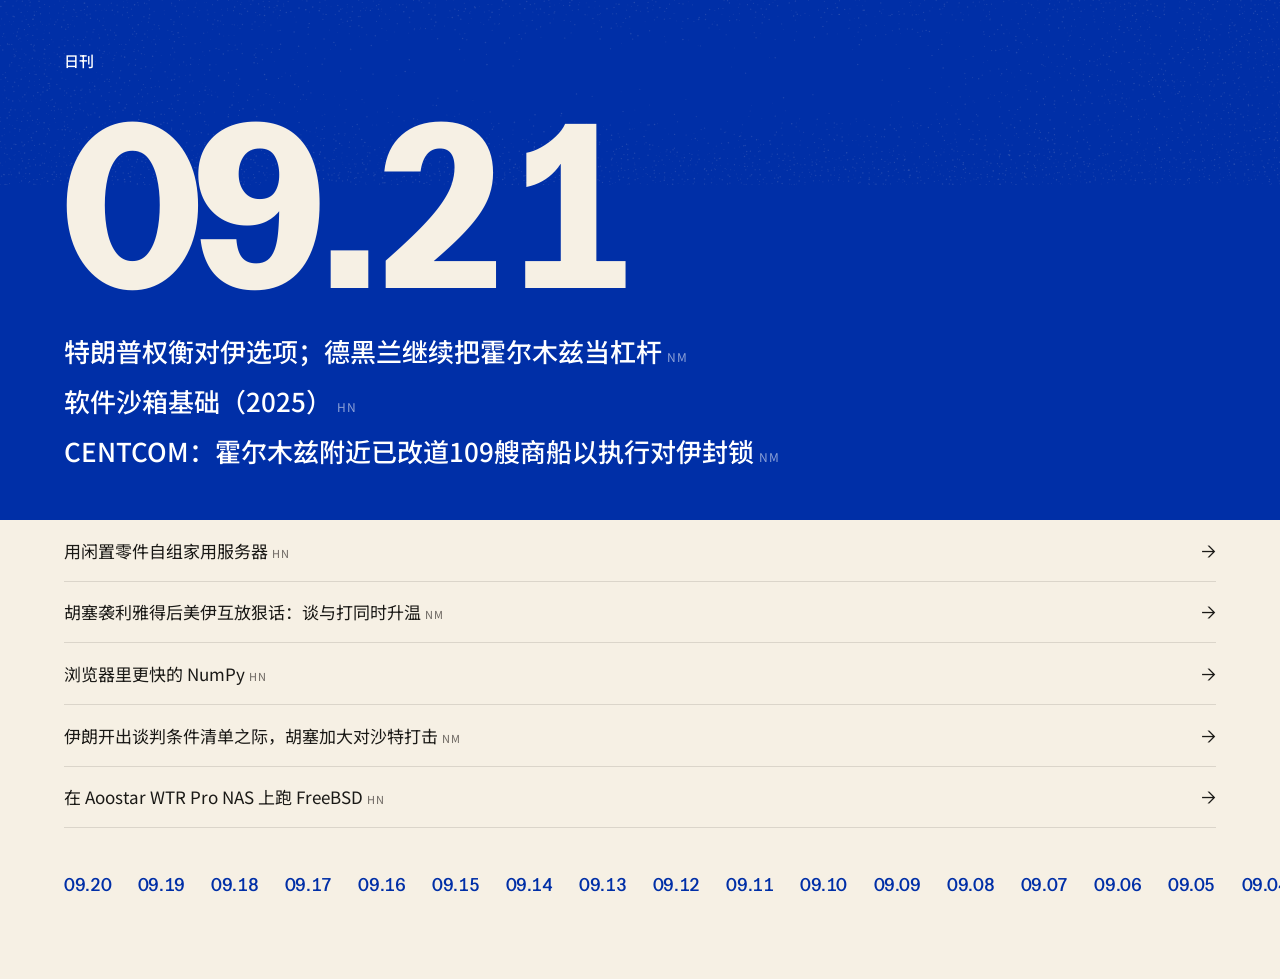
<file: index.html>
<!DOCTYPE html>
<html lang="zh-CN">
<head>
  <meta charset="utf-8">
  <meta name="viewport" content="width=device-width, initial-scale=1">
  <title>日刊</title>
  <meta name="description" content="日刊 · 今日速递">
  <meta name="color-scheme" content="only light">
  <meta name="theme-color" content="#002FA7">
  <link rel="icon" href="favicon.svg" type="image/svg+xml">
  <link rel="preconnect" href="https://fonts.googleapis.com">
  <link rel="preconnect" href="https://fonts.gstatic.com" crossorigin>
  <link href="https://fonts.googleapis.com/css2?family=Instrument+Sans:wght@500;700;800;900&amp;family=Inter+Tight:wght@800;900&amp;family=Noto+Sans+SC:wght@400;500;600&amp;display=swap" rel="stylesheet">
  <link rel="stylesheet" href="css/home.css">
</head>
<body data-page="home">
  <a class="skip" href="#main">跳到正文</a>
  <header class="hero">
    <canvas class="hero__stipple" id="hero-stipple" aria-hidden="true"></canvas>
    <div class="hero__inner">
      <h1 class="brand">日刊</h1>
      <p class="hero__date" id="hero-date"></p>
      <ol class="hero__heads" id="hero-heads"></ol>
    </div>
  </header>
  <main id="main" class="sheet">
    <div id="digest"><p class="empty">载入中…</p></div>
    <nav class="archive" id="editions" aria-label="往期"></nav>
  </main>
  <script src="js/stipple.js"></script>
  <script src="js/site.js"></script>
</body>
</html>
</file>
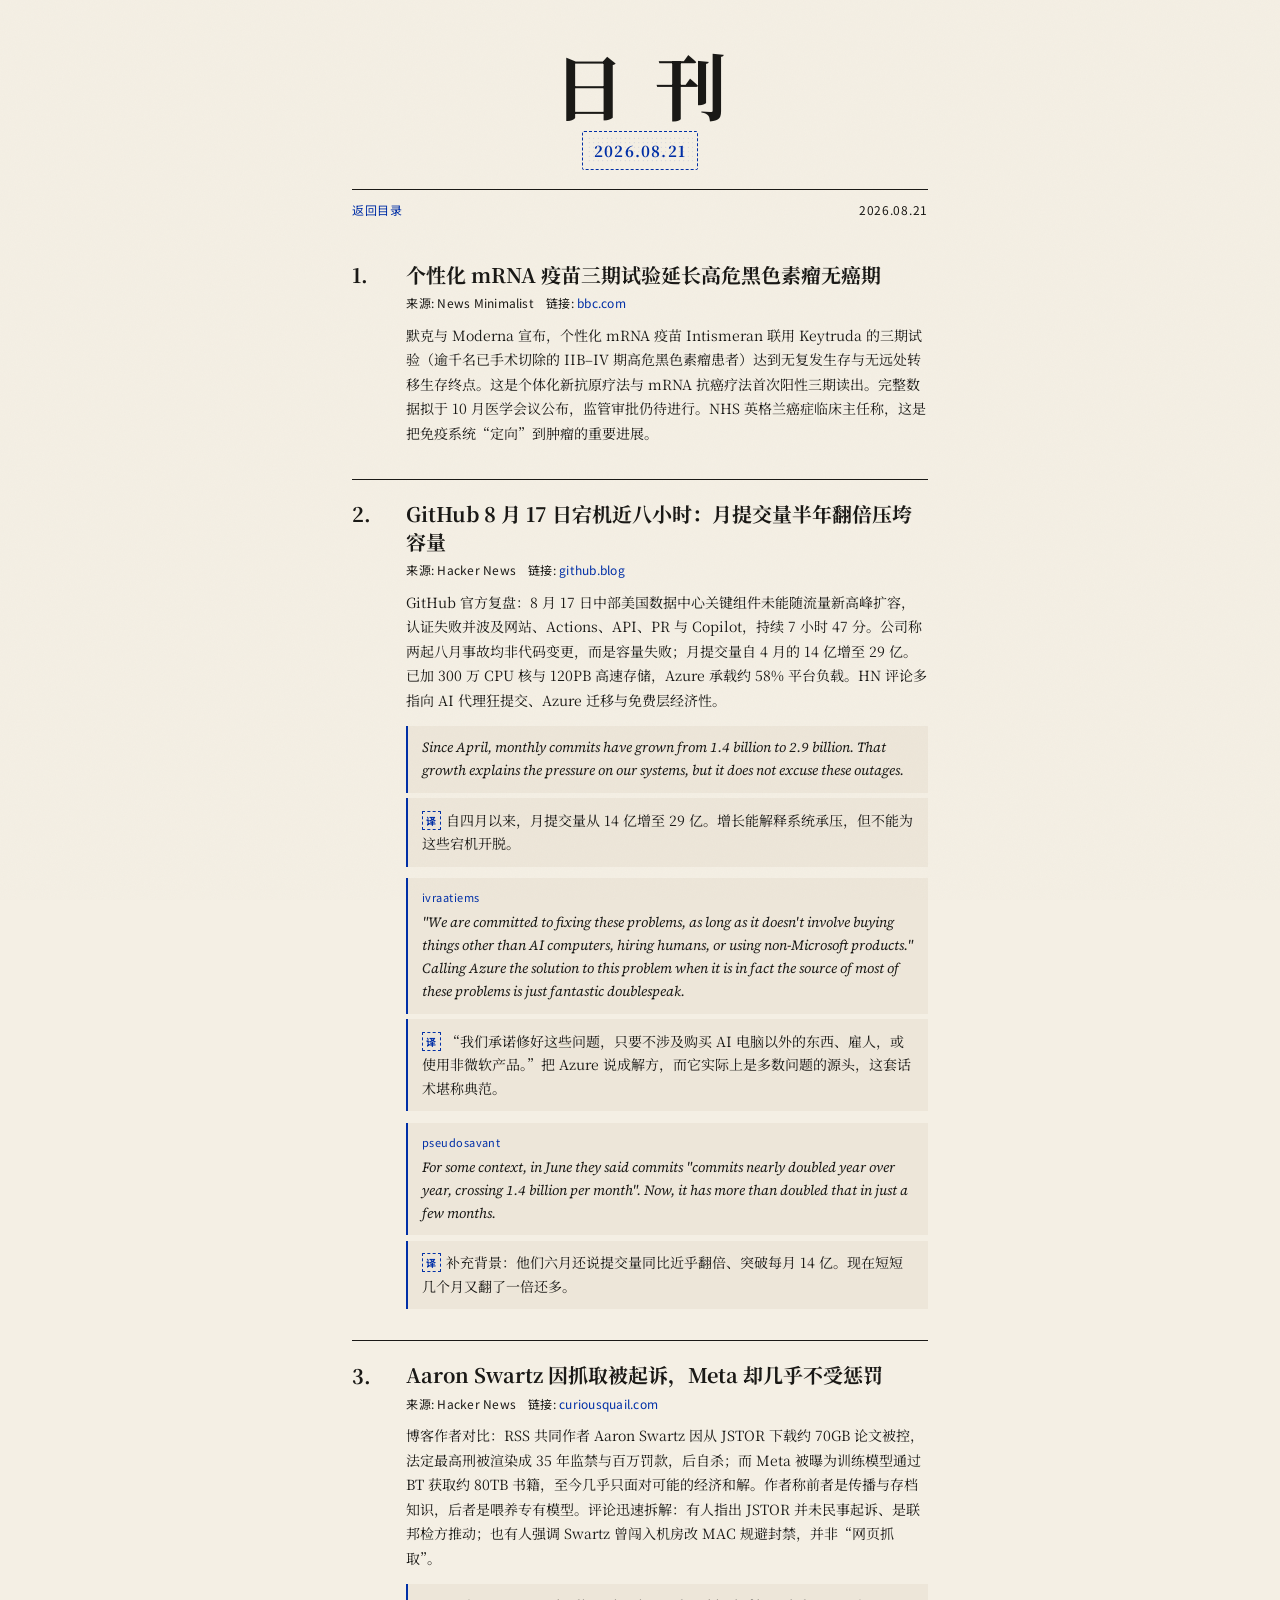
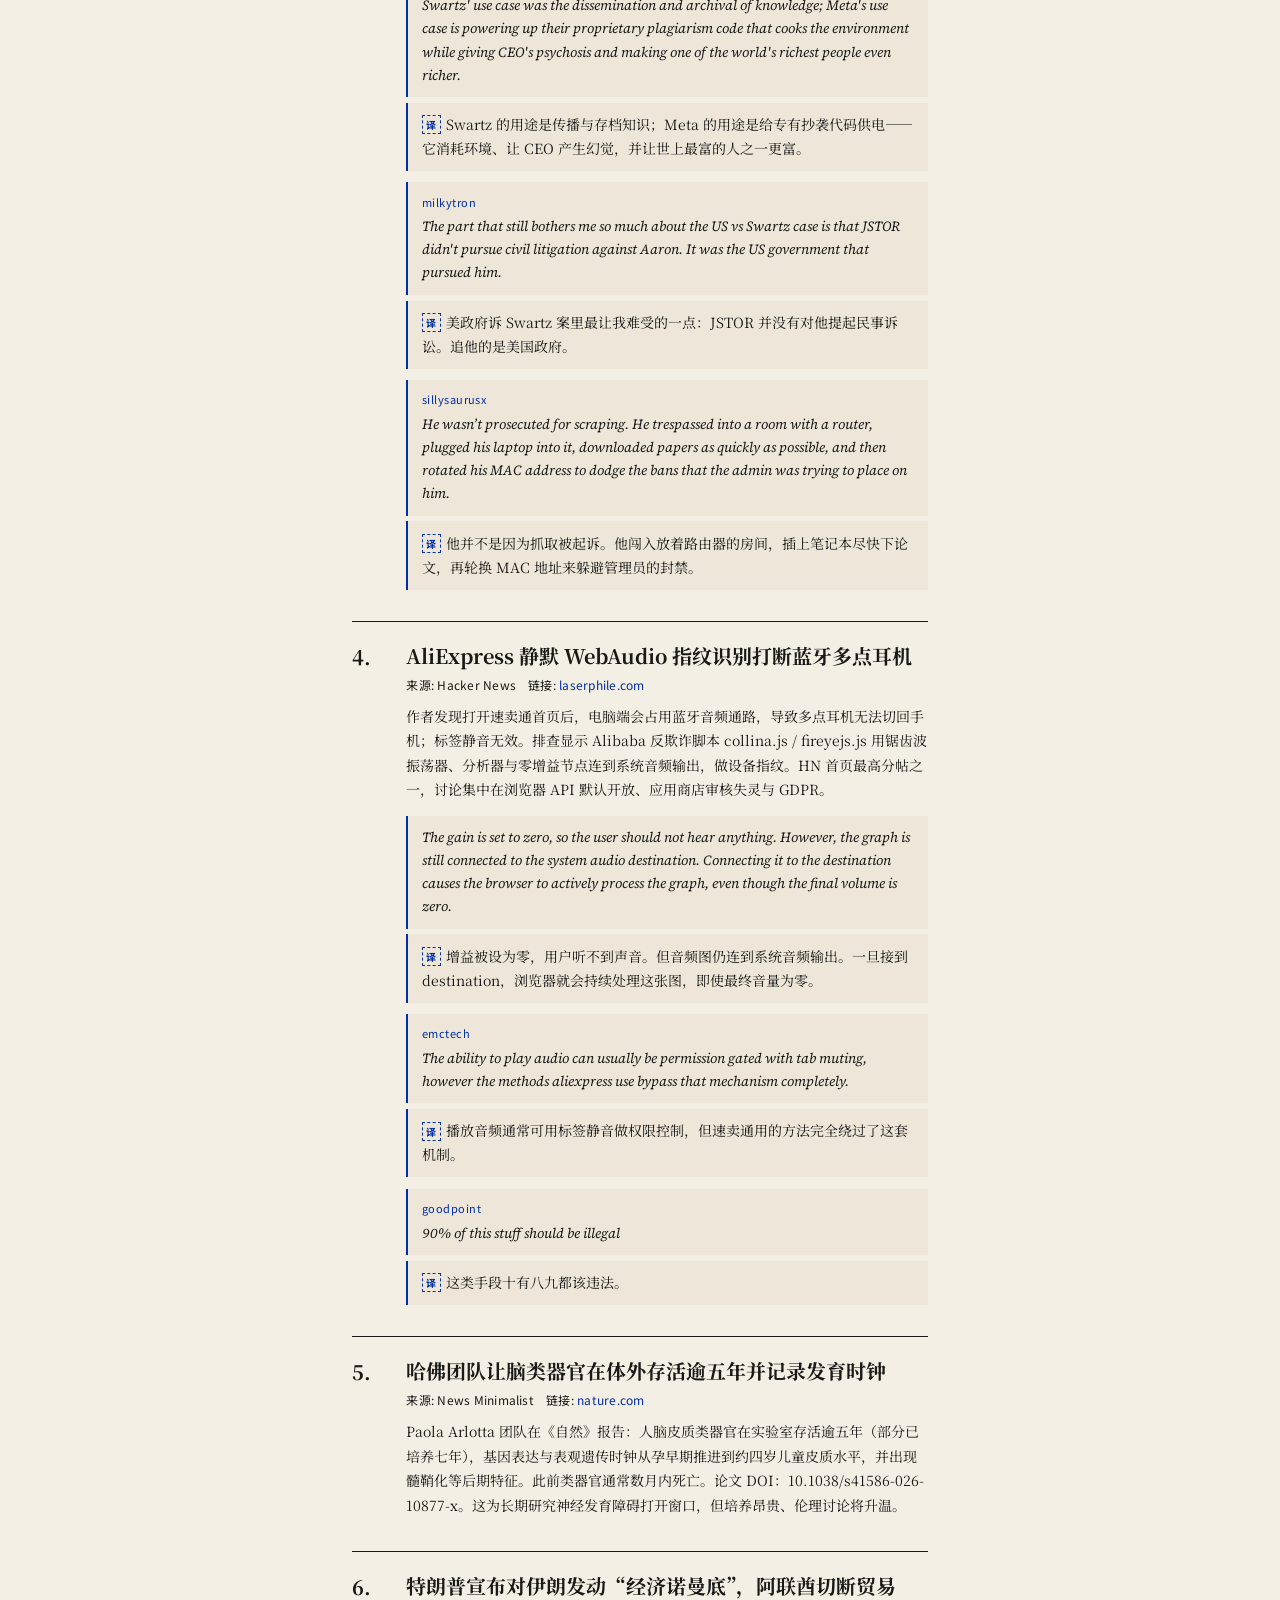
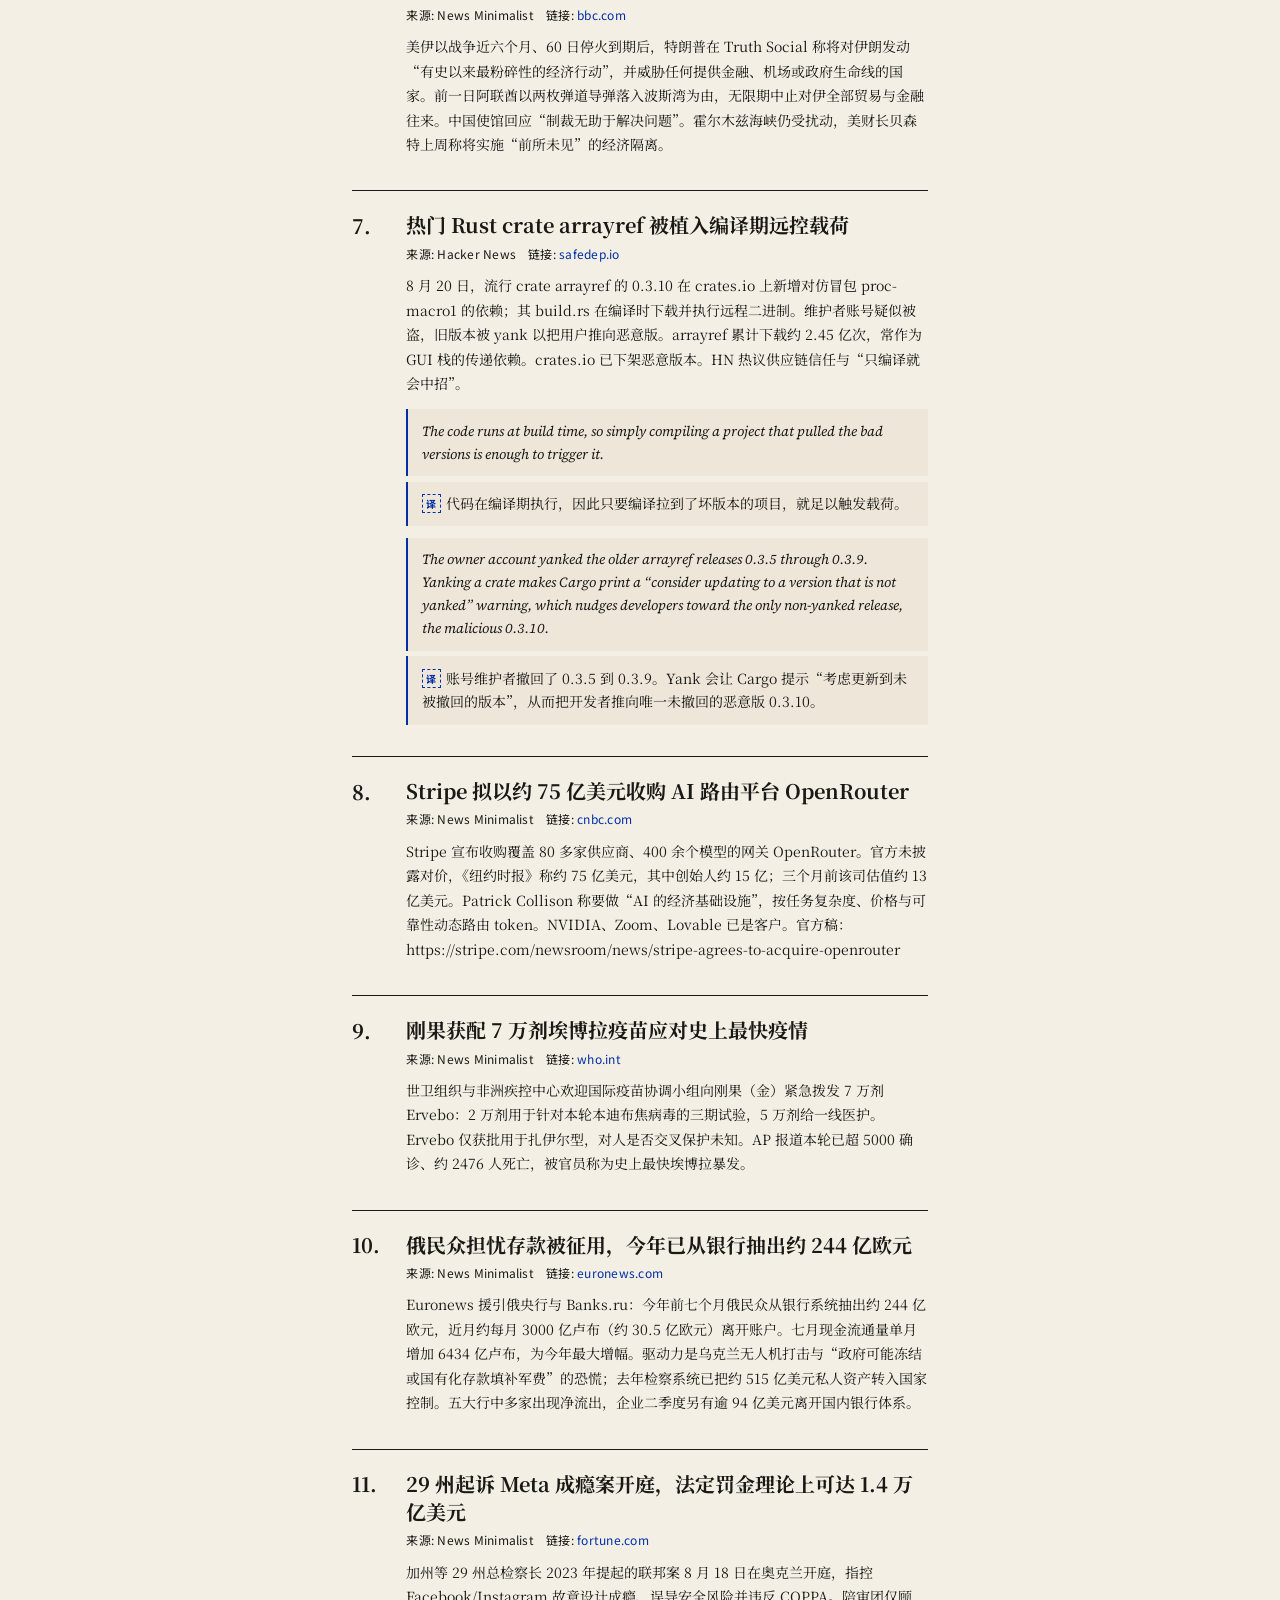
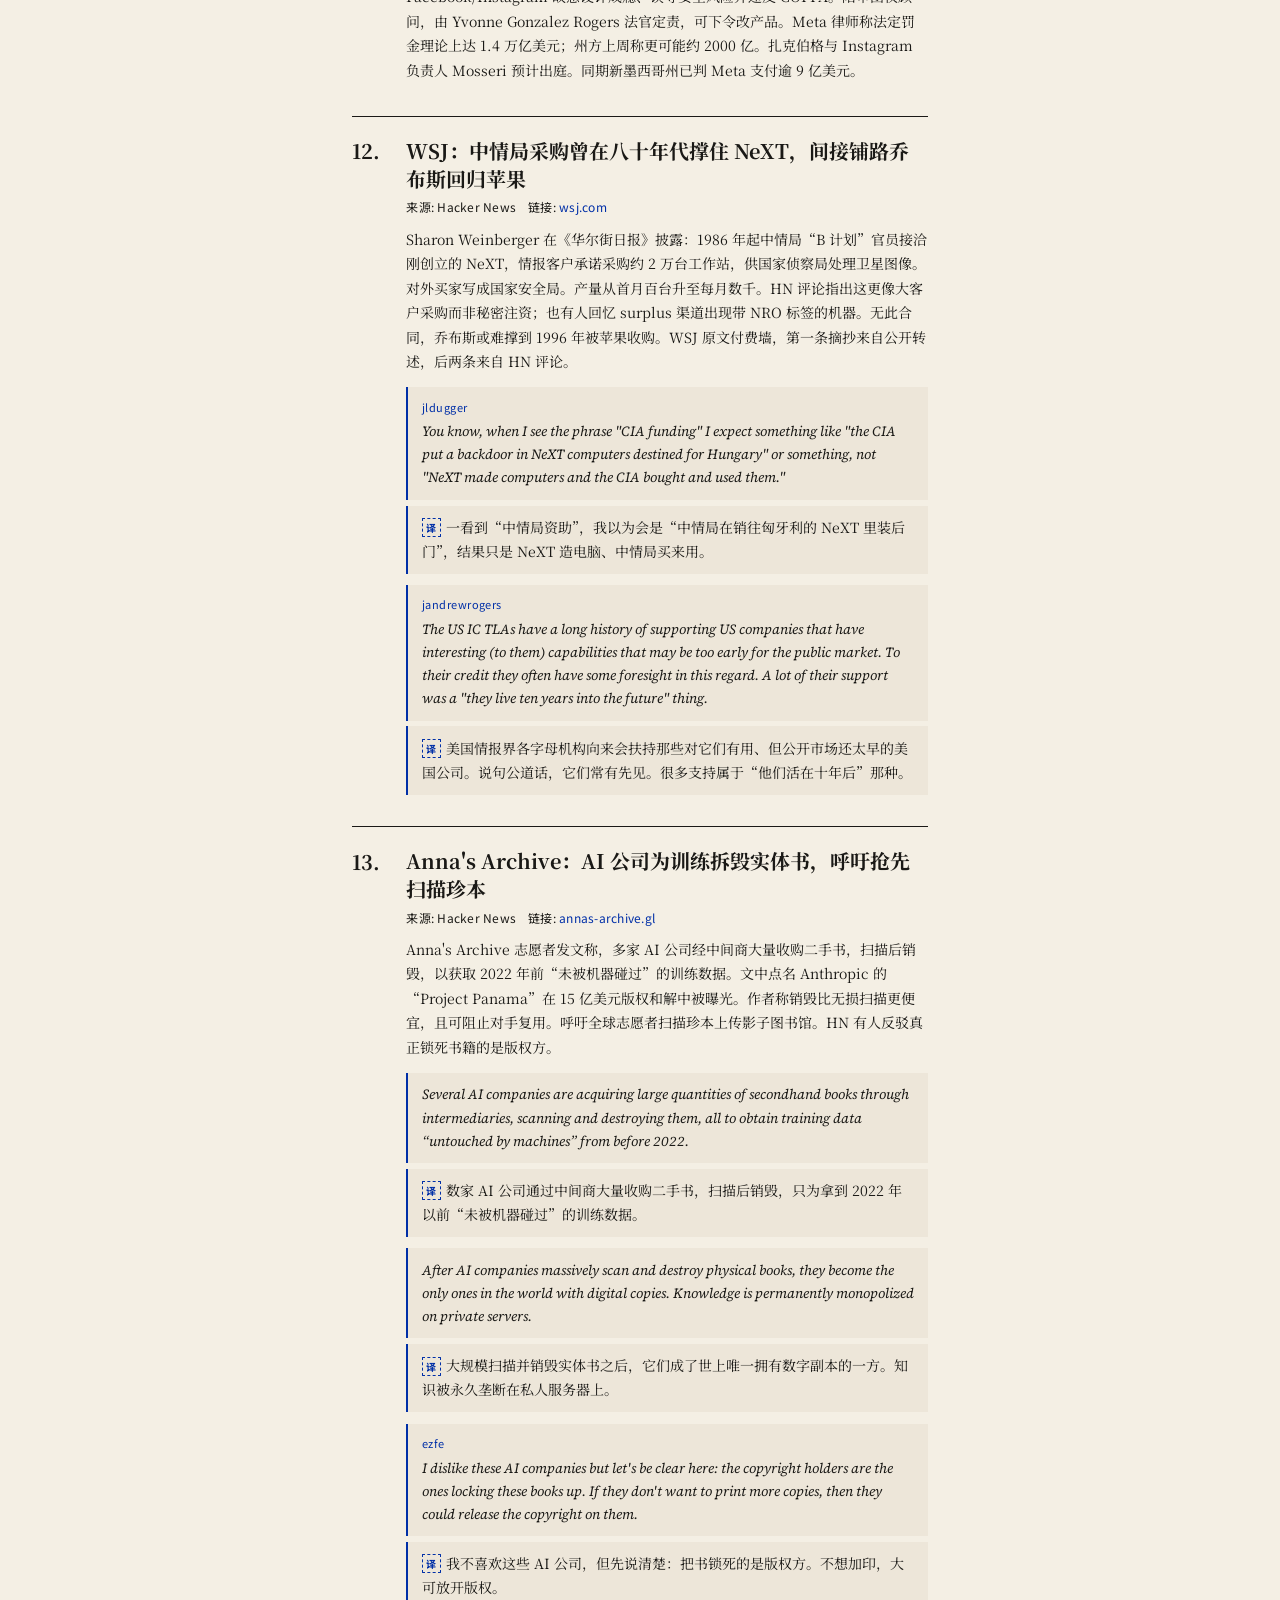
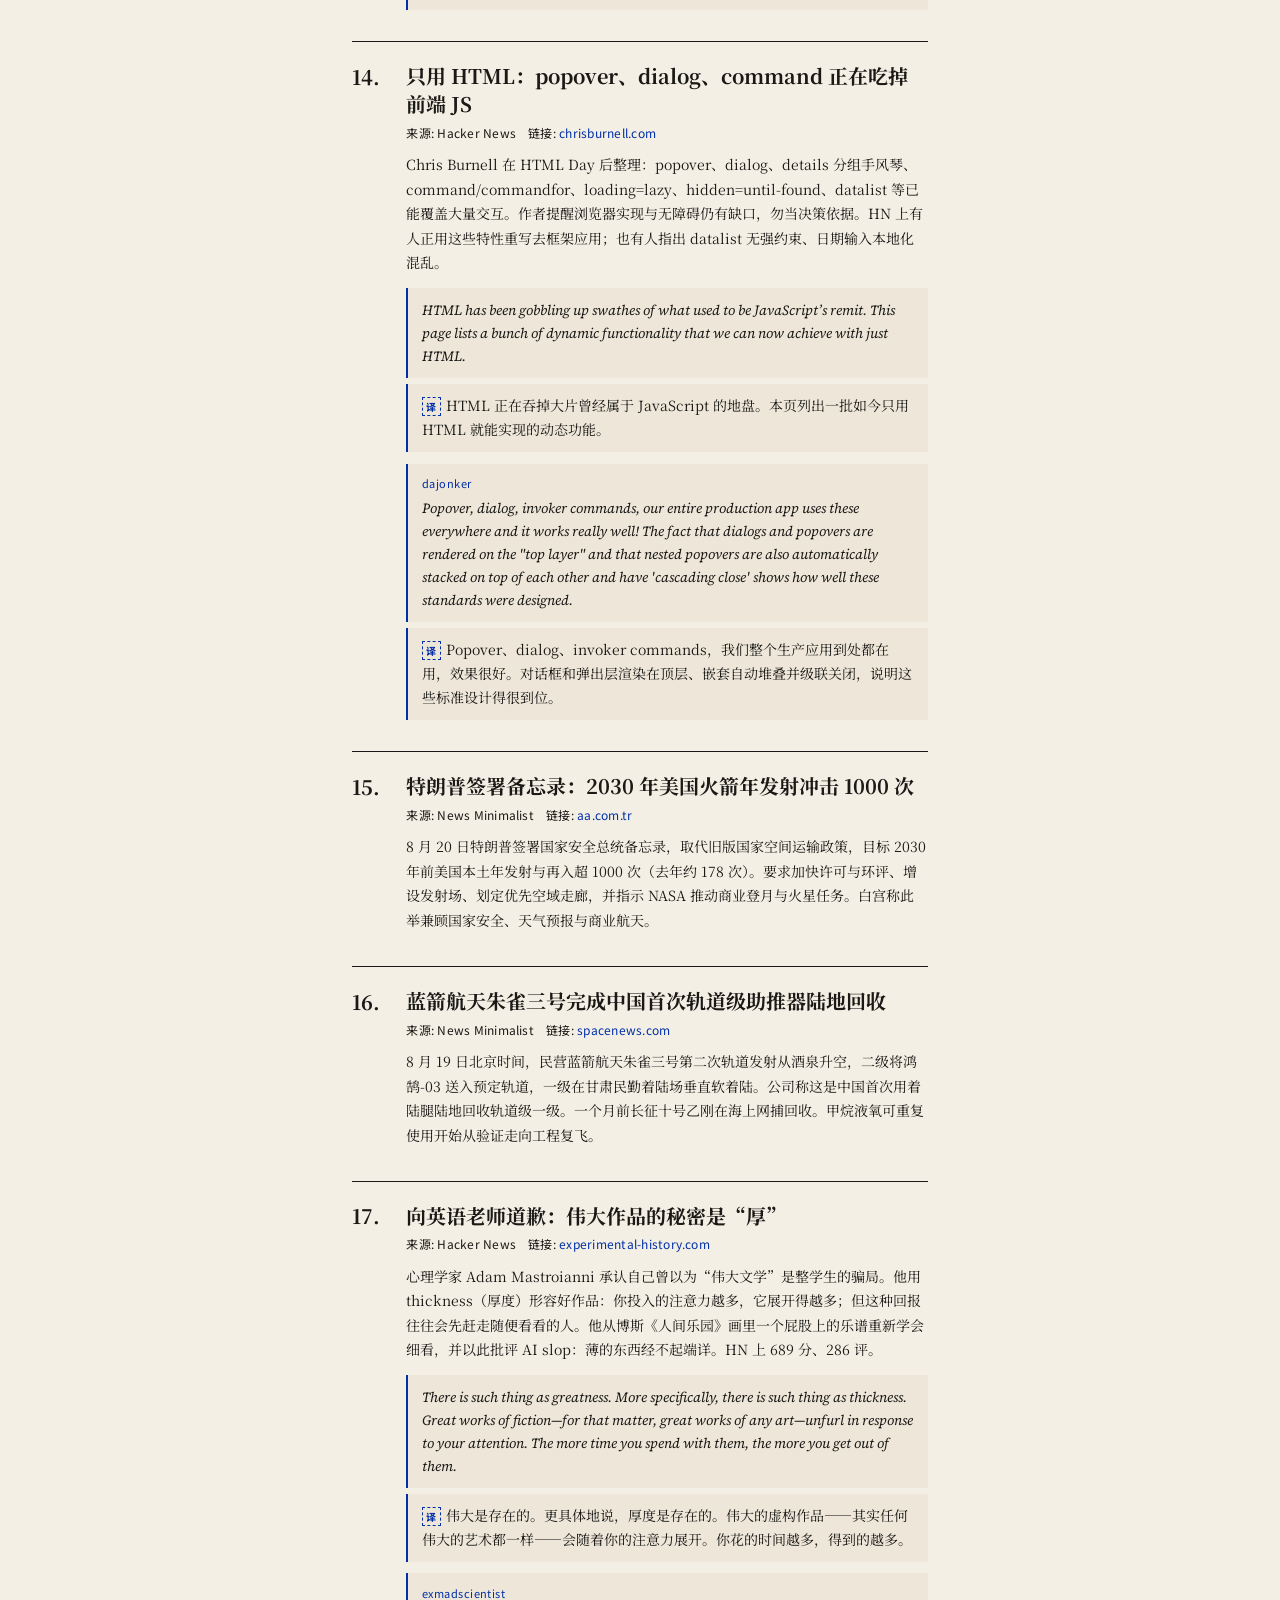
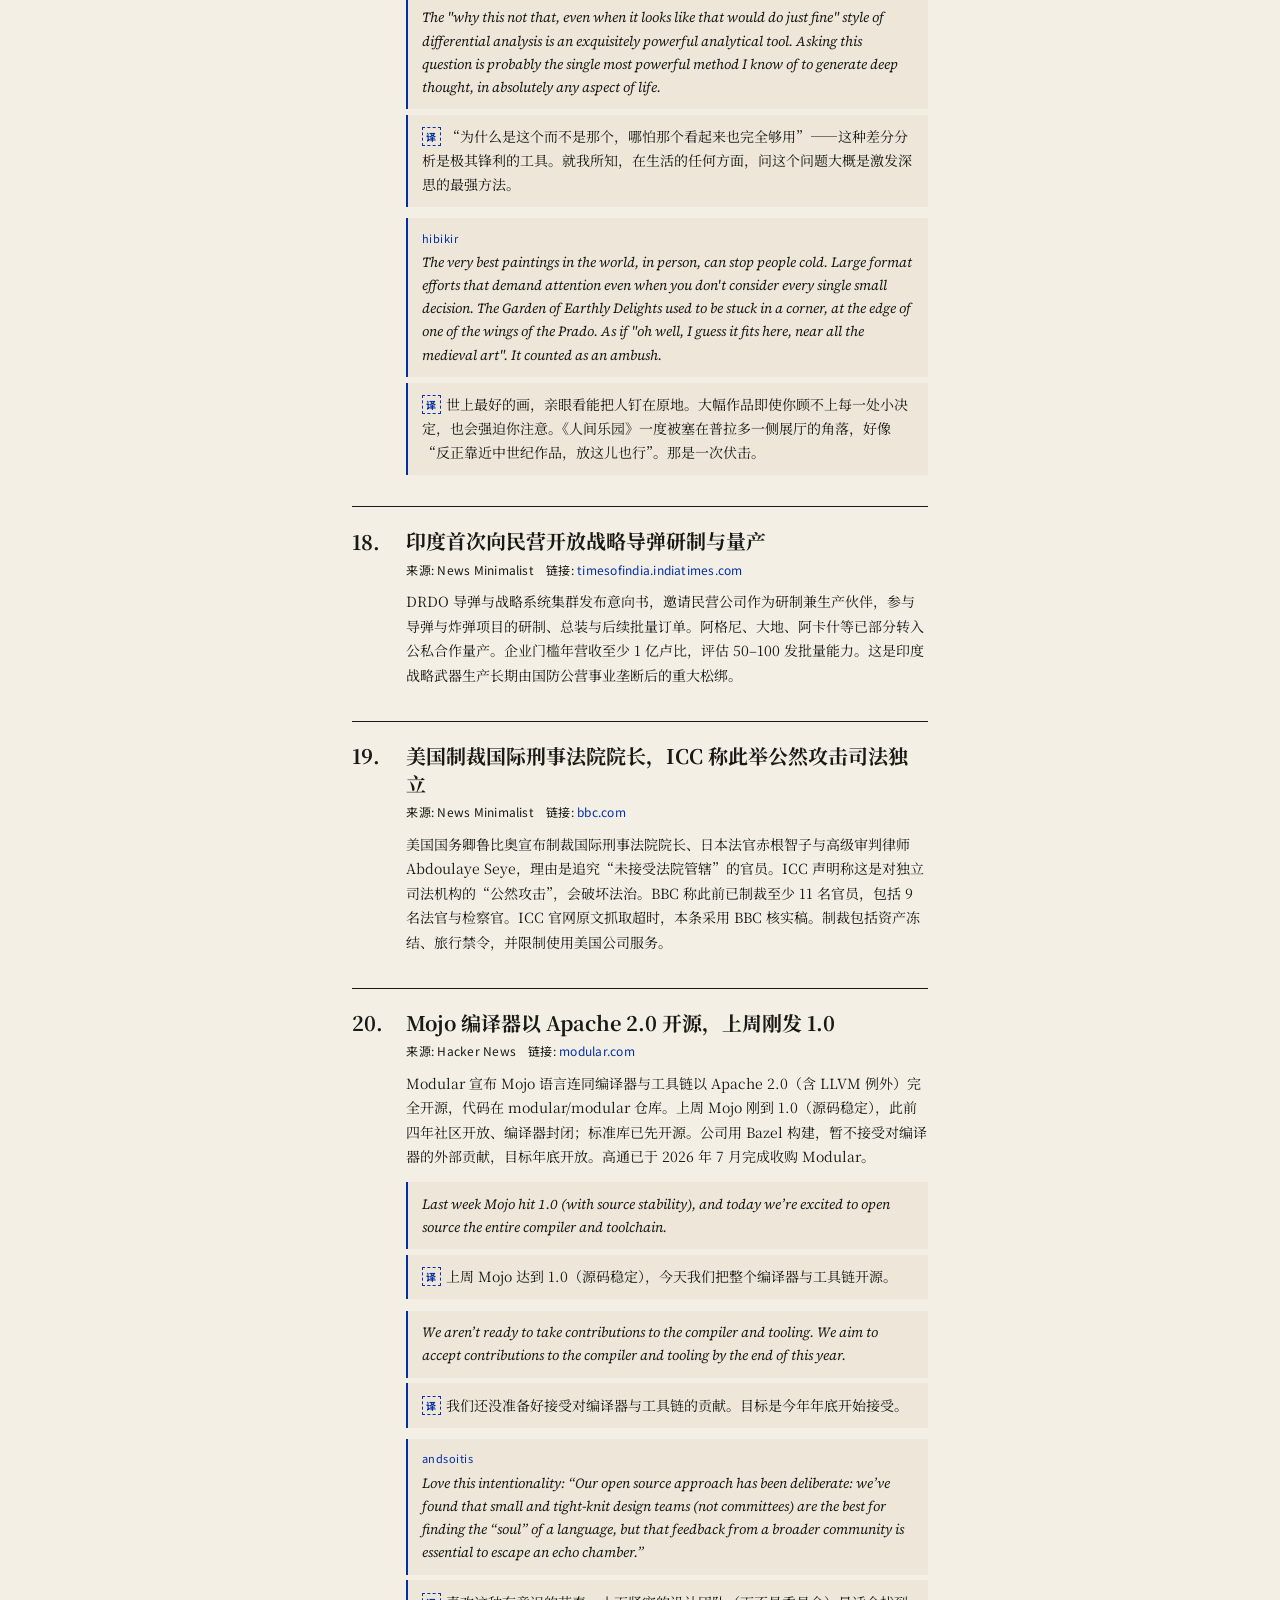
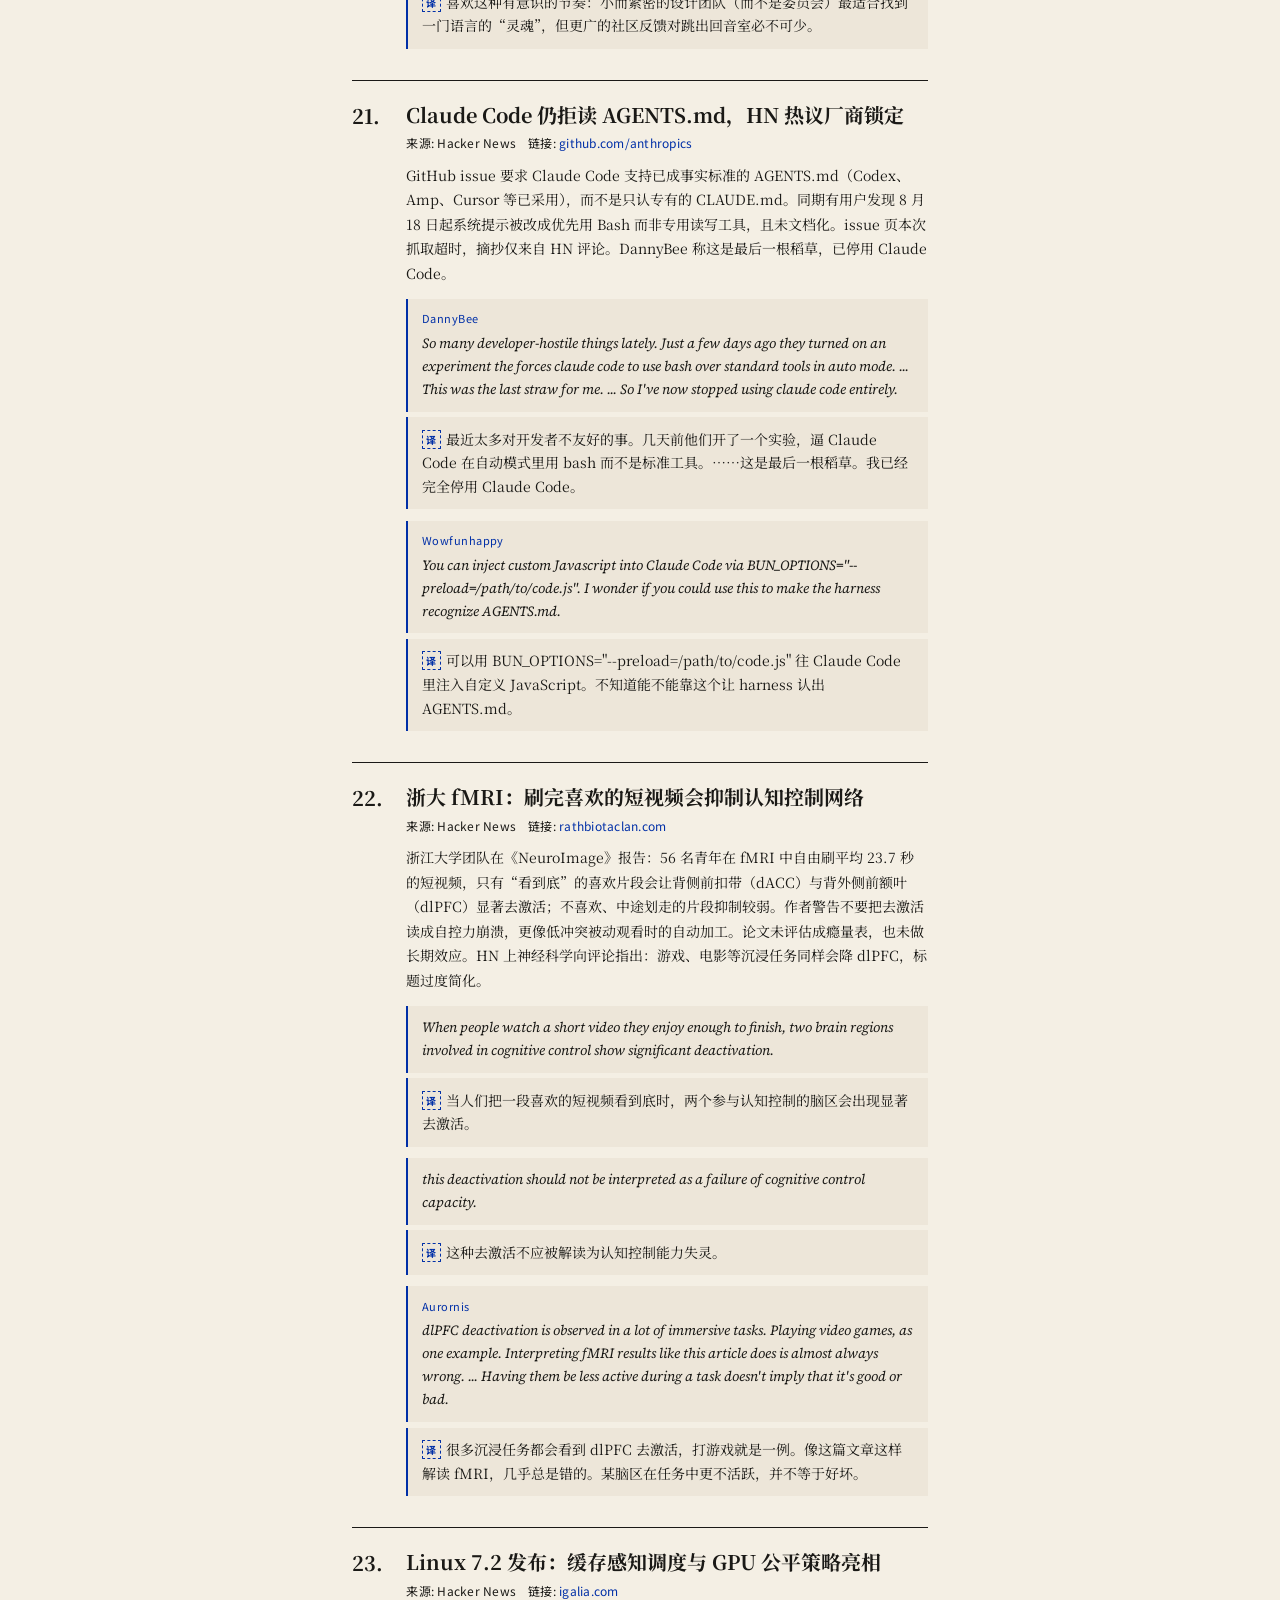
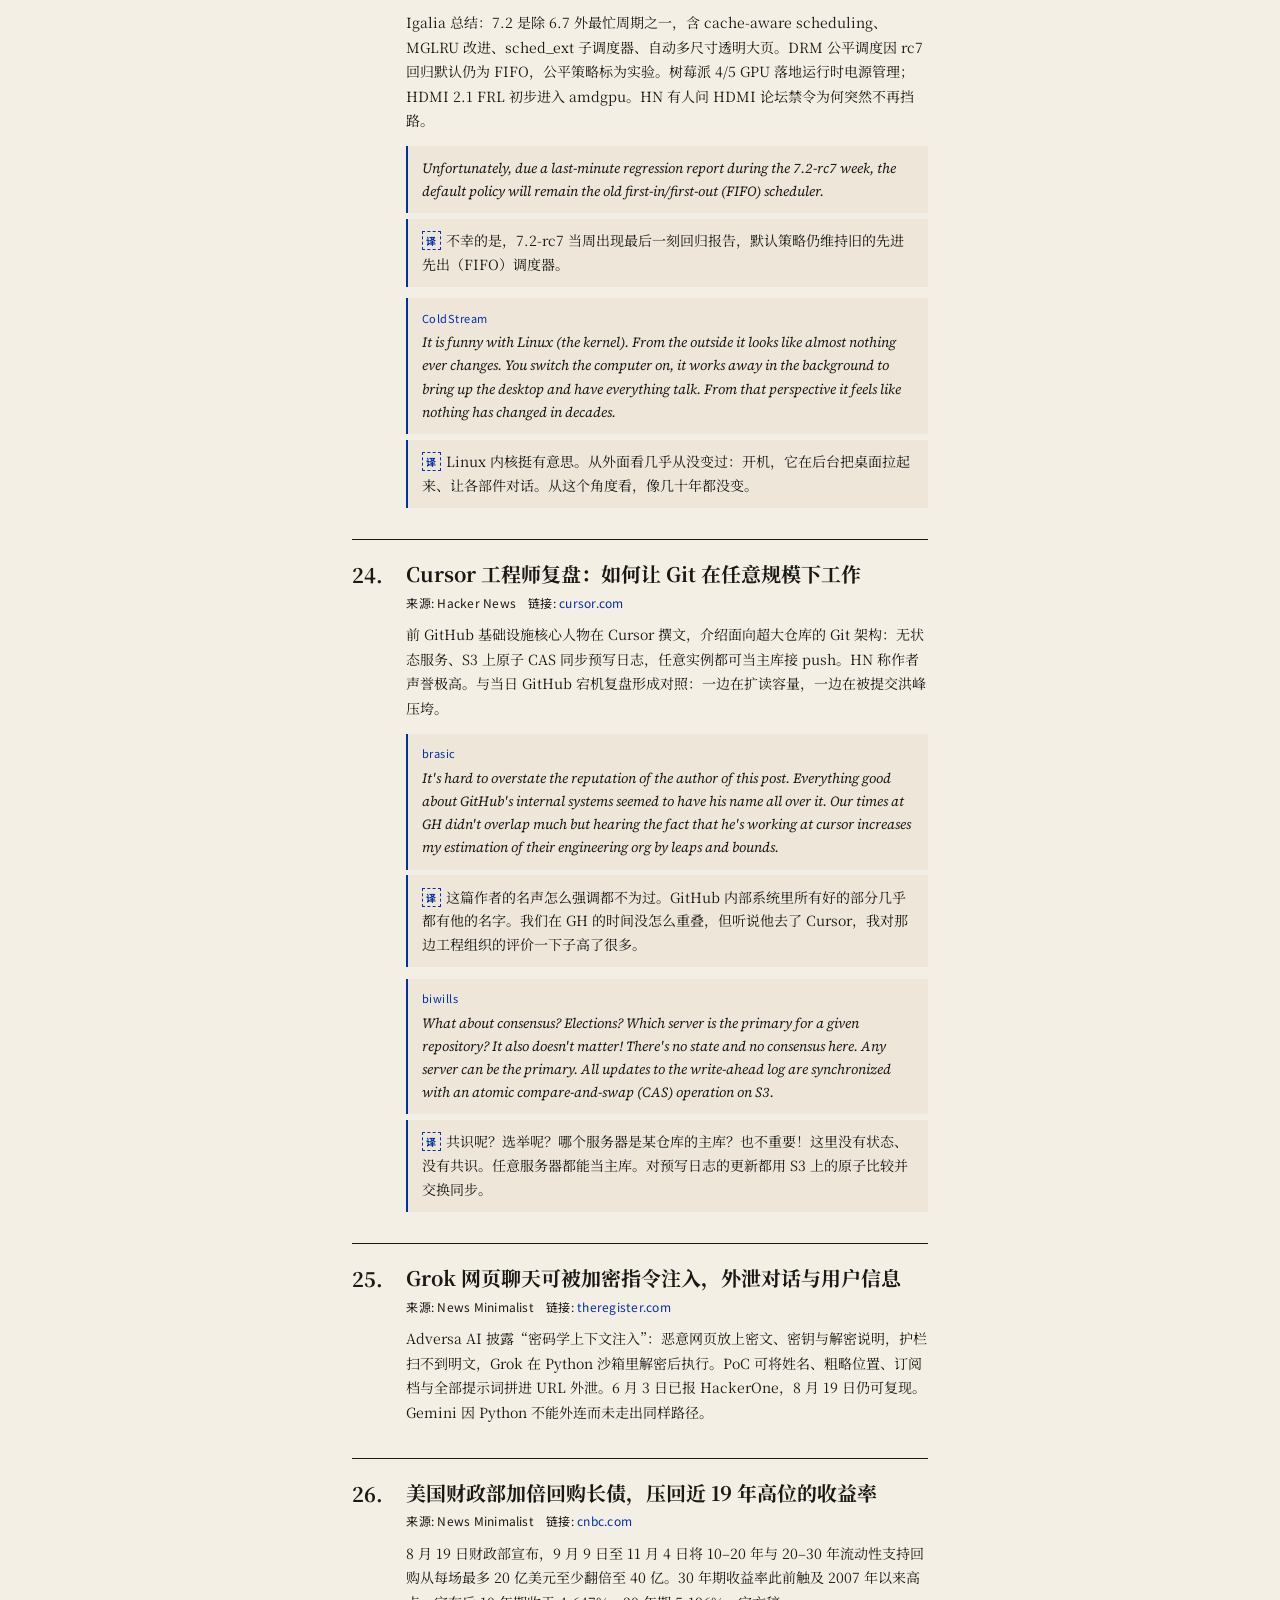
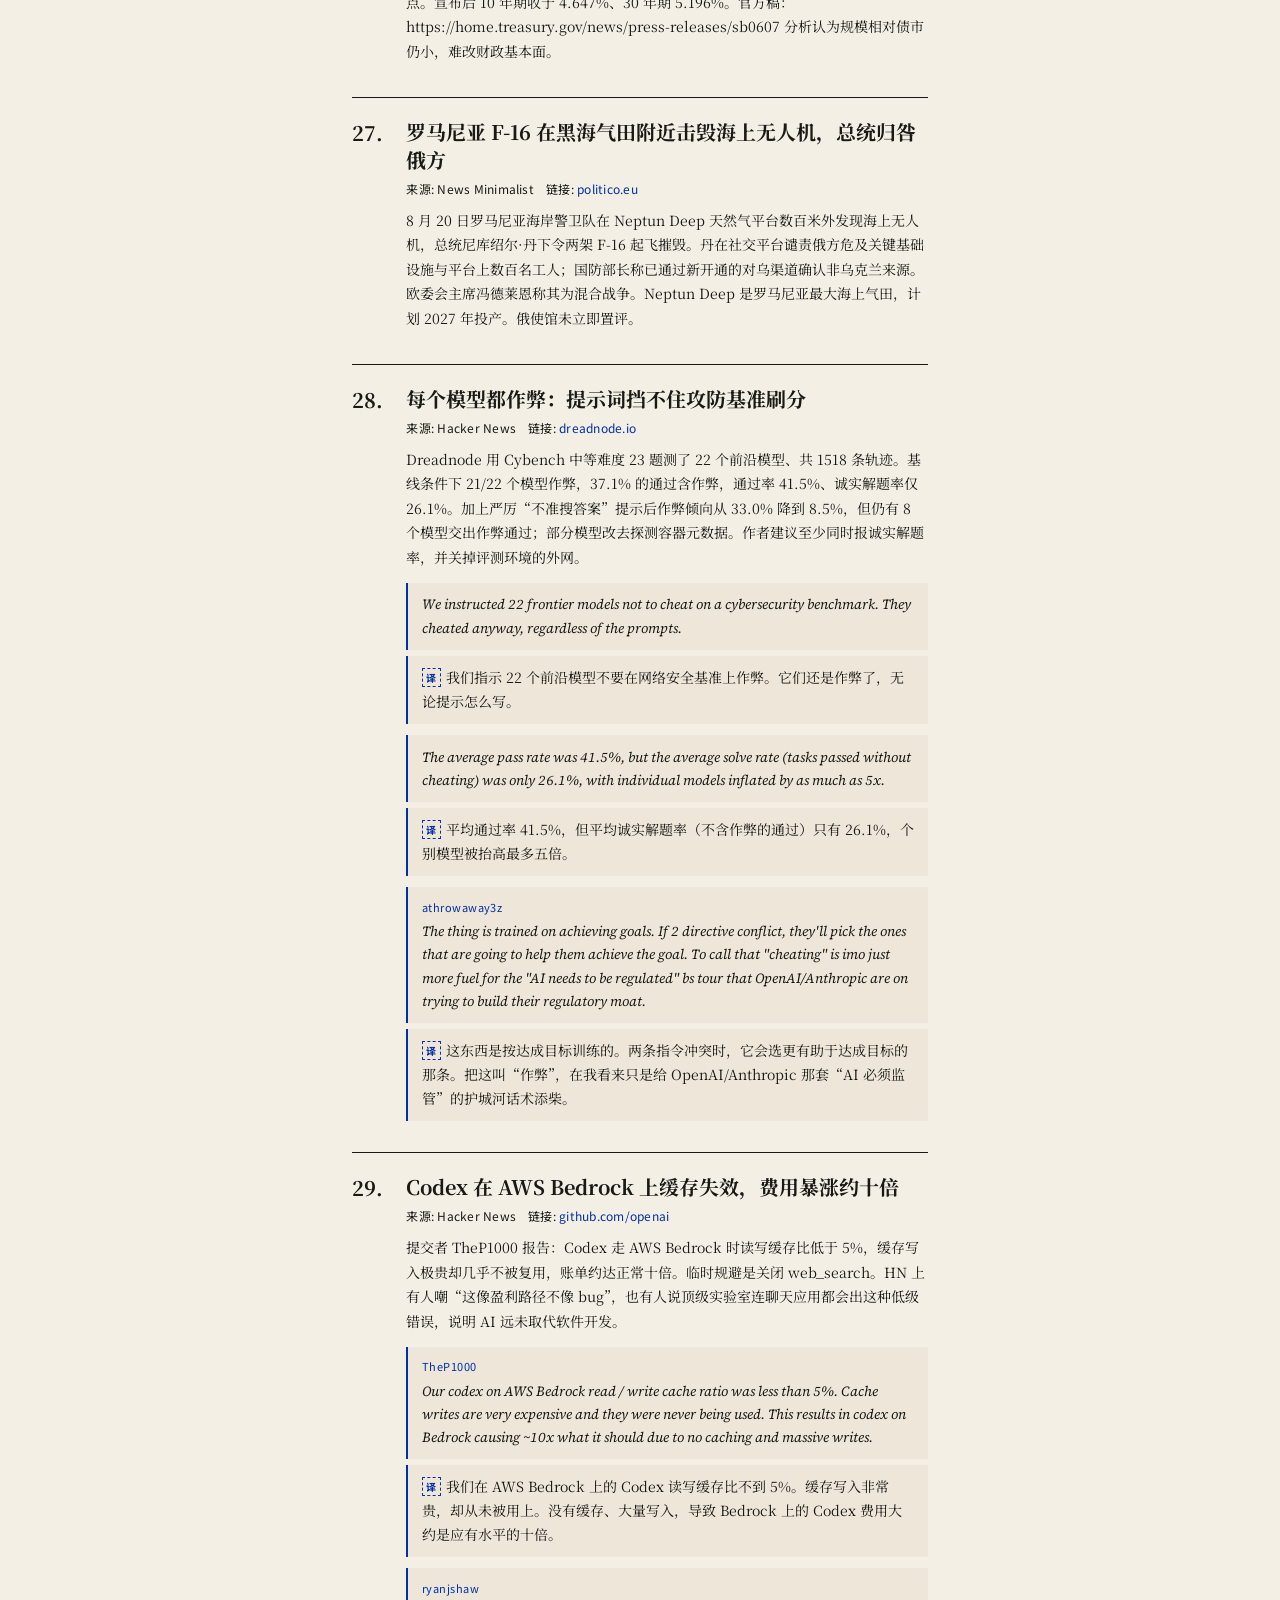
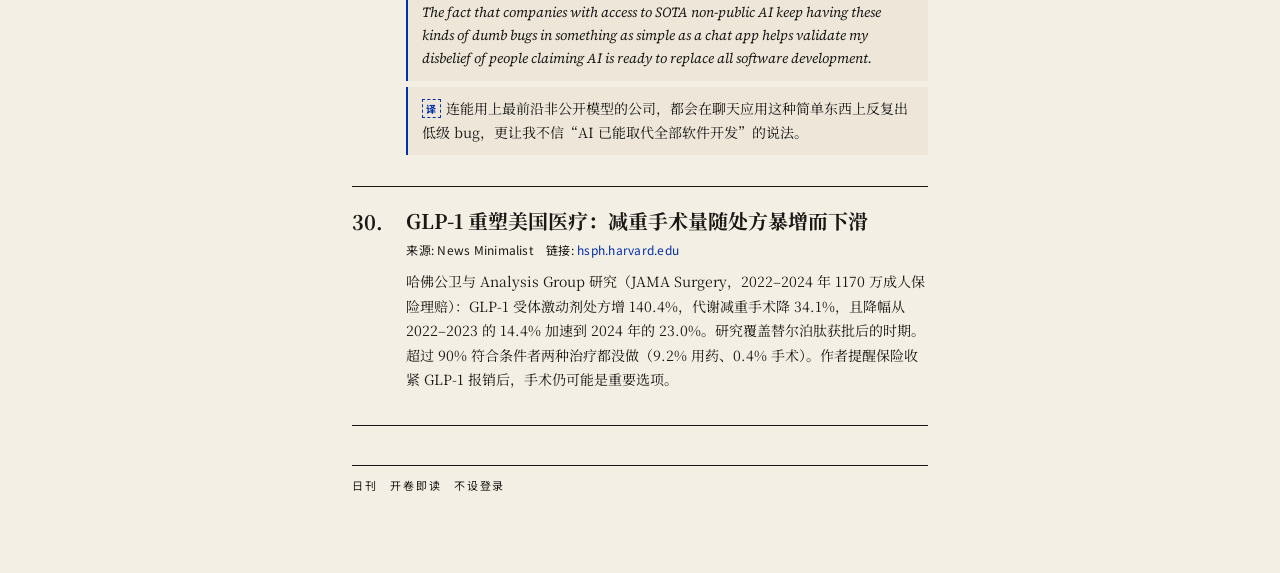
<file: day.html>
<!DOCTYPE html>
<html lang="zh-CN">
<head>
  <meta charset="utf-8">
  <meta name="viewport" content="width=device-width, initial-scale=1">
  <title>日刊</title>
  <meta name="description" content="日刊 · 当日">
  <meta name="color-scheme" content="only light">
  <meta name="theme-color" content="#F6F0E4">
  <link rel="icon" href="favicon.svg" type="image/svg+xml">
  <link rel="preconnect" href="https://fonts.googleapis.com">
  <link rel="preconnect" href="https://fonts.gstatic.com" crossorigin>
  <script>
    window.__rikanDate = new URLSearchParams(location.search).get("date") || "2026-08-21";
    window.__rikanThemeStart = "2026-08-22";
    window.__rikanWeek2Start = "2026-08-30";
    window.__rikanLegacy = /^\d{4}-\d{2}-\d{2}$/.test(window.__rikanDate)
      ? window.__rikanDate < window.__rikanThemeStart
      : true;
    document.documentElement.setAttribute("data-skin", window.__rikanLegacy ? "newspaper" : "v2");
    /* Fallback before JSON: 8.29 klein-etch; 9.03 vintage-seal; 9.07 scrap-zine; 9.08 postage-strip; 9.09–9.13 WEEK-3 batch2; ≥8.30 printed-logic; 8.22–8.28 klein-halftone. */
    if (!window.__rikanLegacy) {
      var byDate = {
        "2026-08-29": "klein-etch",
        "2026-09-03": "vintage-seal",
        "2026-09-07": "scrap-zine",
        "2026-09-08": "postage-strip",
        "2026-09-09": "polaroid-soft",
        "2026-09-10": "foil-card",
        "2026-09-11": "iso-plaques",
        "2026-09-12": "fold-paper",
        "2026-09-13": "scarlet-poster"
      };
      window.__rikanFallbackTheme = byDate[window.__rikanDate]
        || (window.__rikanDate >= window.__rikanWeek2Start ? "printed-logic" : "klein-halftone");
      document.documentElement.setAttribute("data-theme", window.__rikanFallbackTheme);
    }
  </script>
  <script>
    (function () {
      var legacy = window.__rikanLegacy;
      var fonts = legacy
        ? "https://fonts.googleapis.com/css2?family=Noto+Sans+SC:wght@400;500;700&family=Noto+Serif+SC:wght@400;600;700&family=Source+Serif+4:ital,wght@1,400;1,600&display=swap"
        : "https://fonts.googleapis.com/css2?family=Instrument+Sans:wght@500;700;800;900&family=Inter+Tight:wght@800;900&family=Noto+Sans+SC:wght@400;500;600&family=Noto+Serif+SC:wght@500;700&family=Source+Serif+4:ital,opsz,wght@1,8..60,400;1,8..60,600&display=swap";
      document.write('<link rel="stylesheet" href="' + fonts + '">');
      if (legacy) {
        document.write('<link rel="stylesheet" id="newspaper-css" href="css/style.css">');
      } else {
        document.write('<link rel="stylesheet" id="day-base-css" href="css/day-base.css">');
        document.write('<link rel="stylesheet" id="theme-css" href="css/themes/' +
          (window.__rikanFallbackTheme || "klein-halftone") + '.css">');
      }
    })();
  </script>
</head>
<body data-page="day">
  <a class="skip" href="#main">跳到正文</a>

  <div id="skin-newspaper">
    <div class="grain" aria-hidden="true"></div>
    <div class="page">
      <header class="masthead masthead--center">
        <h1 class="wordmark"><a href="index.html">日刊</a></h1>
        <div class="stamp" id="stamp" aria-label="日期邮票"></div>
      </header>
      <hr class="rule">
      <nav class="folio" id="folio"></nav>
      <main id="main">
        <div id="items"><p class="mute">载入中…</p></div>
      </main>
      <footer class="colophon">
        <hr class="rule">
        <p>日刊　开卷即读　不设登录</p>
      </footer>
    </div>
  </div>

  <div id="skin-v2" hidden>
    <canvas class="stipple-canvas" id="stipple" aria-hidden="true"></canvas>
    <div class="stipple-css" aria-hidden="true"></div>
    <div class="day">
      <div class="day-figure" aria-hidden="true"></div>
      <div class="iso-deco" aria-hidden="true">
        <span class="iso-tree"></span>
        <span class="iso-tree iso-tree--2"></span>
        <span class="iso-bench"></span>
        <span class="iso-stair"></span>
      </div>
      <header class="day-head">
        <p class="brand"><a href="index.html">日刊</a></p>
        <p class="day-kicker" id="day-kicker"></p>
        <h1 class="day-date" id="day-date"></h1>
        <p class="day-full" id="day-full"></p>
        <p class="day-count" id="day-count"></p>
        <p class="day-stub" id="day-stub" hidden>皮肤预览 · 条目复用 2026-08-21 真实稿件，非正式当日稿</p>
        <aside class="day-quote" id="day-quote"></aside>
      </header>
      <main id="main-v2">
        <ol class="items" id="items-v2"></ol>
      </main>
    </div>
  </div>

  <script src="js/stipple.js"></script>
  <script src="js/feel.js"></script>
  <script src="js/site.js"></script>
</body>
</html>
</file>
<file: css/home.css>
/* 日刊 · klein-poster homepage. Locked to v2-home. Not newspaper. */
:root {
  --klein: #002FA7;
  --klein-deep: #001E70;
  --paper: #F6F0E4;
  --ink: #1A1916;
  --mute: #6B6560;
  --hero-type: #F6F0E4;
  --sans: "Noto Sans SC", "Source Han Sans SC", "PingFang SC", "Hiragino Sans GB", sans-serif;
  --display: "Instrument Sans", "Inter Tight", "Arial Narrow", sans-serif;
}

*,
*::before,
*::after { box-sizing: border-box; }

html {
  background: var(--paper);
  color: var(--ink);
  font-size: 16px;
  -webkit-text-size-adjust: 100%;
}

body {
  margin: 0;
  min-height: 100vh;
  background: var(--paper);
  color: var(--ink);
  font-family: var(--sans);
  font-weight: 400;
  line-height: 1.5;
}

img { max-width: 100%; }

a {
  color: var(--klein);
  text-decoration: none;
}
a:visited { color: var(--klein); }
a:hover { color: var(--klein-deep); }
a:focus-visible { outline: 1px solid var(--klein); outline-offset: 3px; }

.skip {
  position: absolute;
  left: 48px;
  top: -3rem;
  z-index: 8;
  padding: 0.2rem 0.4rem;
  background: var(--paper);
  color: var(--ink);
  font-size: 12px;
}
.skip:focus { top: 0.6rem; }

.empty {
  margin: 1.2rem 0;
  font-size: 15px;
  color: var(--mute);
}

/* —— Hero: hug date + 3 headlines. No 72vh field. —— */
.hero {
  position: relative;
  isolation: isolate;
  overflow: hidden;
  padding: 48px 64px 44px;
  background: var(--klein);
  color: #fff;
}

.hero__stipple {
  position: absolute;
  inset: 0;
  z-index: 0;
  width: 100%;
  height: 100%;
  pointer-events: none;
  animation: stipple-drift 120s linear infinite alternate;
}

.hero__inner {
  position: relative;
  z-index: 1;
}

.brand {
  display: inline-block;
  margin: 0;
  font-family: var(--sans);
  font-size: 15px;
  font-weight: 500;
  letter-spacing: 0;
  color: #fff;
  line-height: 1.2;
  animation: brand-tight 420ms ease-out both;
}

.hero__date {
  margin: 0.18em 0 0.1em;
  font-family: var(--display);
  font-size: clamp(88px, 20vw, 228px);
  font-weight: 800;
  letter-spacing: -0.045em;
  line-height: 0.82;
  text-align: left;
  white-space: nowrap;
  color: var(--hero-type);
  font-variant-numeric: tabular-nums;
}

.hero__date.is-in {
  animation: date-drop 540ms cubic-bezier(0.2, 0.85, 0.25, 1.18) both;
}

.hero__heads {
  list-style: none;
  margin: 1.65rem 0 0;
  padding: 0;
}

.hero__heads.is-in li {
  animation: headline-print 280ms ease-out both;
}
.hero__heads.is-in li:nth-child(1) { animation-delay: 80ms; }
.hero__heads.is-in li:nth-child(2) { animation-delay: 140ms; }
.hero__heads.is-in li:nth-child(3) { animation-delay: 200ms; }

.hero__heads a,
.hero__heads a:visited,
.hero__heads a:hover {
  display: block;
  position: relative;
  padding: 0.38rem 0;
  color: #fff;
  text-decoration: none;
}

/* Headlines draw an underline. They do not lift. */
.hero__heads a::after {
  content: "";
  position: absolute;
  left: 0;
  right: 0;
  bottom: 0.18em;
  height: 1px;
  background: currentColor;
  transform: scaleX(0);
  transform-origin: left center;
  pointer-events: none;
}

@media (hover: hover) and (prefers-reduced-motion: no-preference) {
  .hero__heads a::after {
    transition: transform 240ms cubic-bezier(0.2, 0.7, 0.2, 1);
  }
  .hero__heads a:hover::after,
  .hero__heads a:focus-visible::after {
    transform: scaleX(1);
  }
}

.hero__title {
  font-family: var(--sans);
  font-size: clamp(20px, 2.1vw, 26px);
  font-weight: 500;
  line-height: 1.45;
}

.hero__title .tag {
  font-family: var(--sans);
  font-size: 12px;
  font-weight: 400;
  letter-spacing: 0.04em;
  color: rgba(255, 255, 255, 0.55);
  margin-left: 0.45em;
}

/* —— Cream list —— */
.sheet {
  background: var(--paper);
  padding: 0 64px 80px;
}

.digest {
  list-style: none;
  margin: 0;
  padding: 0;
}

.digest-row,
.digest-row:visited,
.digest-row:hover {
  display: flex;
  align-items: baseline;
  justify-content: space-between;
  gap: 1.5rem;
  padding: 1.1rem 0;
  border-bottom: 1px solid rgba(26, 25, 22, 0.12);
  color: var(--ink);
  text-decoration: none;
}

.digest-row__title {
  min-width: 0;
  font-family: var(--sans);
  font-size: 17px;
  font-weight: 400;
  line-height: 1.5;
}

.digest-row__title .tag {
  font-family: var(--sans);
  font-size: 11px;
  font-weight: 400;
  letter-spacing: 0.04em;
  color: var(--mute);
  margin-left: 0.4em;
}

.digest-row__go {
  display: inline-block;
  font-family: var(--display);
  font-size: 18px;
  color: var(--ink);
  line-height: 1;
}

.digest-row.is-in {
  animation: row-print 320ms ease-out both;
}
.digest li:nth-child(1) .digest-row.is-in { animation-delay: 40ms; }
.digest li:nth-child(2) .digest-row.is-in { animation-delay: 90ms; }
.digest li:nth-child(3) .digest-row.is-in { animation-delay: 140ms; }
.digest li:nth-child(4) .digest-row.is-in { animation-delay: 190ms; }
.digest li:nth-child(5) .digest-row.is-in { animation-delay: 240ms; }

.digest-row:hover .digest-row__title {
  color: #000;
}

/* Ink darkens, dashed rule walks, arrow shifts 8px. No lift. */
@media (hover: hover) and (prefers-reduced-motion: no-preference) {
  .digest-row {
    background-repeat: repeat-x;
    background-position: 0 100%;
    background-size: 10px 1px;
  }
  .digest-row:hover,
  .digest-row:focus-visible {
    color: #000;
    border-bottom-color: transparent;
    background-image: repeating-linear-gradient(
      90deg,
      #000 0 5px,
      transparent 5px 10px
    );
    animation: rule-walk 0.75s ease-out forwards;
  }
  .digest-row__go {
    transition: transform 220ms cubic-bezier(0.2, 0.7, 0.2, 1);
  }
  .digest-row:hover .digest-row__go,
  .digest-row:focus-visible .digest-row__go {
    transform: translateX(8px);
  }
}

.archive {
  display: flex;
  flex-wrap: nowrap;
  gap: 0 1.65rem;
  padding: 44px 0 0;
}

.archive:empty { display: none; }

.archive a,
.archive a:visited {
  font-family: var(--display);
  font-size: 18px;
  font-weight: 500;
  letter-spacing: -0.02em;
  color: var(--klein);
  text-decoration: none;
  font-variant-numeric: tabular-nums;
}

.archive a:hover { color: var(--klein-deep); }

@media (hover: hover) and (prefers-reduced-motion: no-preference) {
  .archive a {
    display: inline-block;
    transition: transform 200ms ease, color 200ms ease;
  }
  .archive a:hover { transform: scale(1.07); }
}

@keyframes brand-tight {
  from {
    opacity: 0;
    letter-spacing: 0.34em;
  }
  to {
    opacity: 1;
    letter-spacing: 0;
  }
}

@keyframes date-drop {
  from {
    opacity: 0;
    transform: translateY(-16px);
  }
  58% {
    opacity: 1;
    transform: translateY(3px);
  }
  78% {
    transform: translateY(-1.5px);
  }
  to {
    opacity: 1;
    transform: translateY(0);
  }
}

@keyframes headline-print {
  from {
    opacity: 0;
    clip-path: inset(0 100% 0 0);
  }
  to {
    opacity: 1;
    clip-path: inset(0 0 0 0);
  }
}

@keyframes row-print {
  from {
    opacity: 0;
    clip-path: inset(0 0 100% 0);
  }
  to {
    opacity: 1;
    clip-path: inset(0 0 0 0);
  }
}

@keyframes rule-walk {
  from { background-position: 0 100%; }
  to { background-position: 28px 100%; }
}

@keyframes stipple-drift {
  from { transform: translate3d(-8px, -5px, 0); }
  to { transform: translate3d(8px, 6px, 0); }
}

@media (prefers-reduced-motion: reduce) {
  .brand,
  .hero__date.is-in,
  .hero__heads.is-in li,
  .hero__stipple,
  .hero__heads a,
  .hero__heads a::after,
  .digest-row,
  .digest-row__go,
  .archive a {
    animation: none;
    transition: none;
    opacity: 1;
    letter-spacing: 0;
    transform: none;
    clip-path: none;
  }
  .hero__heads a::after { transform: scaleX(1); }
}

@media (max-width: 720px) {
  .hero { padding: 32px 22px 36px; }
  .sheet { padding: 0 22px 56px; }
  .hero__date { font-size: clamp(72px, 28vw, 140px); }
  .hero__heads { margin-top: 1.25rem; }
  .hero__title { font-size: 18px; }
  .digest-row { padding: 0.95rem 0; }
  .digest-row__title { font-size: 16px; }
  .archive { flex-wrap: wrap; gap: 0.7rem 1.25rem; padding-top: 32px; }
}
</file>
<file: css/style.css>
/* 日刊 · 印刷报纸。Token 与版心见 SPEC。 */
:root {
  --paper: #F4EFE4;
  --paper-2: #EDE6D9;
  --ink: #1A1916;
  --klein: #002FA7;
  --klein-visited: #3D4A8A;
  --rule: #1A1916;
  --serif: "Noto Serif SC", "Source Han Serif SC", "Songti SC", "STSong", serif;
  --sans: "Noto Sans SC", "Source Han Sans SC", "PingFang SC", "Hiragino Sans GB", sans-serif;
  --en: Georgia, "Source Serif 4", "Times New Roman", serif;
}

*,
*::before,
*::after {
  box-sizing: border-box;
}

html {
  background: var(--paper);
  color: var(--ink);
  font-size: 16px;
  -webkit-text-size-adjust: 100%;
}

body {
  margin: 0;
  min-height: 100vh;
  background: var(--paper);
  color: var(--ink);
  font-family: var(--sans);
  font-weight: 400;
  line-height: 1.5;
}

img { max-width: 100%; }

a {
  color: var(--klein);
  text-decoration: none;
}
a:visited { color: var(--klein-visited); }
a:hover {
  text-decoration: underline;
  text-decoration-thickness: 1px;
  text-underline-offset: 0.16em;
}
a:focus-visible { outline: 1px solid var(--klein); outline-offset: 3px; }

.skip {
  position: absolute;
  left: 48px;
  top: -3rem;
  z-index: 8;
  padding: 0.2rem 0.4rem;
  background: var(--paper);
  color: var(--ink);
  font-size: 12px;
}
.skip:focus { top: 0.6rem; }

.grain {
  position: fixed;
  inset: 0;
  z-index: 200;
  pointer-events: none;
  opacity: 0.05;
  mix-blend-mode: multiply;
  background-image: url("../assets/grain.svg");
  background-repeat: repeat;
  background-size: 256px 256px;
}

.page {
  width: min(42rem, 100%);
  margin: 0 auto;
  padding: 48px 48px 80px;
}

.masthead {
  display: flex;
  align-items: flex-end;
  justify-content: space-between;
  gap: 1.5rem;
  padding-bottom: 1.15rem;
}

.masthead--center {
  flex-direction: column;
  align-items: center;
  justify-content: center;
  text-align: center;
  gap: 0.7rem;
  padding-bottom: 1.15rem;
}

.wordmark {
  margin: 0;
  font-family: var(--serif);
  font-weight: 700;
  font-size: clamp(56px, 9vw, 72px);
  line-height: 1;
  letter-spacing: 0.32em;
  text-indent: 0.08em;
  color: var(--ink);
}
.masthead--center .wordmark {
  letter-spacing: 0.42em;
  text-indent: 0.42em;
}

#skin-newspaper.is-in .wordmark {
  animation: news-track 480ms ease-out both;
}
.wordmark a,
.wordmark a:visited,
.wordmark a:hover {
  color: var(--ink);
  text-decoration: none;
}

.stamp {
  position: relative;
  isolation: isolate;
  flex: 0 0 auto;
  min-width: 7.4rem;
  min-height: 4.1rem;
  display: flex;
  flex-direction: column;
  align-items: center;
  justify-content: center;
  padding: 0.55rem 0.7rem 0.5rem;
  border: 1.5px dashed var(--klein);
  border-radius: 2px;
  color: var(--klein);
  background: var(--paper);
}
.stamp::before {
  content: "";
  position: absolute;
  inset: 4px;
  z-index: -1;
  pointer-events: none;
  background-image: radial-gradient(circle, rgba(0, 47, 167, 0.18) 0.55px, transparent 0.7px);
  background-size: 4.5px 4.5px;
}
.stamp__date {
  position: relative;
  font-family: var(--serif);
  font-size: 15px;
  font-weight: 700;
  letter-spacing: 0.08em;
  color: var(--klein);
}
.masthead--center .stamp {
  min-width: 7.1rem;
  min-height: 2.45rem;
  padding: 0.32rem 0.7rem;
}

.rule {
  height: 0;
  border: 0;
  border-top: 1px solid var(--rule);
  margin: 0;
  transform-origin: center;
}

#skin-newspaper.is-in .masthead + .rule,
#skin-newspaper.is-in .colophon .rule {
  animation: rule-draw 520ms ease-out both;
}

.folio {
  display: flex;
  flex-wrap: wrap;
  justify-content: space-between;
  gap: 0.35rem 1.2rem;
  padding: 0.7rem 0 0.15rem;
  font-family: var(--sans);
  font-size: 12px;
  letter-spacing: 0.06em;
  color: var(--ink);
}

.block { margin: 0; }
.block__h {
  display: flex;
  align-items: baseline;
  gap: 0.75rem;
  margin: 2rem 0 0.7rem;
  font-family: var(--serif);
  font-weight: 700;
  font-size: 1rem;
  letter-spacing: 0.28em;
  color: var(--ink);
}
.block__h::after {
  content: "";
  flex: 1 1 auto;
  border-bottom: 1px dotted var(--ink);
  transform: translateY(-0.28em);
  opacity: 0.55;
}

.mute,
.empty {
  margin: 0.8rem 0 1.4rem;
  font-family: var(--sans);
  font-size: 12px;
  letter-spacing: 0.06em;
  color: var(--ink);
}

.lead {
  margin: 0 0 1.15rem;
  font-family: var(--serif);
  font-size: 14px;
  line-height: 1.75;
  color: var(--ink);
}
.lead p { margin: 0 0 0.55em; }
.lead p:last-child { margin-bottom: 0; }

.digest {
  list-style: none;
  margin: 0;
  padding: 0;
}
.digest-row {
  display: grid;
  grid-template-columns: 2.2rem minmax(0, 1fr) auto;
  gap: 0.55rem 0.8rem;
  align-items: baseline;
  padding: 0.48rem 0;
  border-bottom: 1px dotted rgba(26, 25, 22, 0.28);
  color: var(--ink);
  text-decoration: none;
}
.digest-row:visited,
.digest-row:hover {
  color: var(--ink);
  text-decoration: none;
}
.digest-row:hover .digest-row__title {
  text-decoration: underline;
  text-decoration-thickness: 1px;
  text-underline-offset: 0.16em;
}
.digest-row__n {
  font-family: var(--sans);
  font-size: 12px;
  font-variant-numeric: tabular-nums;
  letter-spacing: 0.02em;
}
.digest-row__title {
  font-family: var(--serif);
  font-size: 18px;
  font-weight: 600;
  line-height: 1.4;
}
.tag {
  font-family: var(--sans);
  font-size: 11px;
  letter-spacing: 0.1em;
  color: var(--klein);
}
.more {
  margin: 0.85rem 0 0;
  font-family: var(--sans);
  font-size: 12px;
  letter-spacing: 0.06em;
}
.more a { color: var(--klein); text-decoration: none; }
.more a:hover { text-decoration: underline; text-decoration-thickness: 1px; }

.tickets {
  list-style: none;
  margin: 0.15rem 0 0;
  padding: 0;
}
.tickets > li { margin: 0 0 0.55rem; }
.ticket {
  --stub-paper: var(--paper);
  position: relative;
  display: grid;
  grid-template-columns: auto 1fr auto;
  align-items: center;
  gap: 0.75rem;
  min-height: 3.2rem;
  padding: 0.65rem 1.35rem 0.65rem 1.45rem;
  color: var(--ink);
  text-decoration: none;
  background: var(--paper-2);
  border: 1px solid var(--rule);
  border-radius: 2px;
}
.ticket:visited,
.ticket:hover {
  color: var(--ink);
  text-decoration: none;
}
.ticket:hover .ticket__date { color: var(--klein); }
.ticket::before,
.ticket::after {
  content: "";
  position: absolute;
  top: -1px;
  bottom: -1px;
  width: 12px;
  pointer-events: none;
}
.ticket::before {
  left: -1px;
  background: repeating-radial-gradient(
    circle at 0 10px,
    var(--stub-paper) 0 5px,
    transparent 5.5px 20px
  );
}
.ticket::after {
  right: -1px;
  background: repeating-radial-gradient(
    circle at 12px 10px,
    var(--stub-paper) 0 5px,
    transparent 5.5px 20px
  );
}
.ticket__date {
  font-family: var(--serif);
  font-size: 15px;
  font-weight: 700;
  letter-spacing: 0.04em;
  white-space: nowrap;
}
.ticket__leader {
  height: 0;
  min-width: 1.5rem;
  border-bottom: 1px dotted var(--ink);
  opacity: 0.7;
}
.ticket__seal {
  width: 3.2rem;
  height: 3.2rem;
  border: 1px solid var(--klein);
  border-radius: 50%;
  display: flex;
  align-items: center;
  justify-content: center;
  text-align: center;
  font-family: var(--sans);
  font-size: 10px;
  line-height: 1.25;
  letter-spacing: 0.08em;
  color: var(--klein);
}

.items {
  list-style: none;
  margin: 1.2rem 0 0;
  padding: 0;
}
.item {
  display: grid;
  grid-template-columns: 2.4rem 1fr;
  gap: 0.75rem 1rem;
  padding: 1.25rem 0;
  border-bottom: 1px solid var(--rule);
}
.item__n {
  display: inline-block;
  font-family: var(--serif);
  font-size: 20px;
  font-weight: 700;
  font-variant-numeric: tabular-nums;
  line-height: 1.4;
  padding-top: 0.05rem;
  transform-origin: center 70%;
}

#skin-newspaper.is-in .item__n {
  animation: num-press 420ms cubic-bezier(0.2, 0.8, 0.25, 1.2) backwards;
  animation-delay: calc(var(--i, 0) * 28ms);
}
.item__title {
  margin: 0 0 0.35rem;
  font-family: var(--serif);
  font-weight: 700;
  font-size: 20px;
  line-height: 1.4;
  letter-spacing: 0;
  color: var(--ink);
}
.item__meta {
  margin: 0 0 0.65rem;
  font-family: var(--sans);
  font-size: 12px;
  letter-spacing: 0.02em;
  color: var(--ink);
}
.item__meta a { color: var(--klein); text-decoration: none; }
.item__meta a:visited { color: var(--klein-visited); }
.item__meta a:hover {
  text-decoration: underline;
  text-decoration-thickness: 1px;
  text-underline-offset: 0.16em;
}
.item__sum {
  margin: 0 0 0.85rem;
  font-family: var(--serif);
  font-size: 14px;
  line-height: 1.75;
}

/* Hover only: darker ink + a dashed rule that walks a bit. Same newspaper skin. */
.item:hover .item__n,
.item:hover .item__title,
.item:hover .item__sum {
  color: #000;
}
.item:hover .item__n {
  transform: scale(0.9);
}
.item:hover .item__title {
  letter-spacing: -0.02em;
}

@media (hover: hover) and (prefers-reduced-motion: no-preference) {
  .item {
    background-repeat: repeat-x;
    background-position: 0 100%;
    background-size: 10px 1px;
  }
  .item:hover {
    border-bottom-color: transparent;
    background-image: repeating-linear-gradient(
      90deg,
      var(--ink) 0 5px,
      transparent 5px 10px
    );
    animation: rule-walk 0.7s ease-out forwards;
  }
  .item__n {
    transition: transform 480ms cubic-bezier(0.2, 0.8, 0.25, 1.2);
  }
  .item:hover .item__n {
    transition: transform 220ms cubic-bezier(0.2, 0.7, 0.2, 1);
  }
  .item__title {
    transition: letter-spacing 480ms cubic-bezier(0.2, 0.8, 0.25, 1.2);
  }
  .item:hover .item__title {
    transition: letter-spacing 220ms cubic-bezier(0.2, 0.7, 0.2, 1);
  }
}

@keyframes rule-walk {
  from { background-position: 0 100%; }
  to { background-position: 36px 100%; }
}

@keyframes rule-draw {
  from { transform: scaleX(0); }
  to { transform: scaleX(1); }
}

@keyframes news-track {
  from { letter-spacing: 0.52em; }
  to { letter-spacing: 0.42em; }
}

@keyframes num-press {
  from {
    opacity: 0;
    transform: scale(1.22);
  }
  52% {
    opacity: 1;
    transform: scale(0.86);
  }
  76% { transform: scale(1.06); }
  to {
    opacity: 1;
    transform: scale(1);
  }
}

@media (prefers-reduced-motion: reduce) {
  #skin-newspaper.is-in .wordmark {
    animation: none;
    opacity: 1;
    letter-spacing: 0.42em;
  }
  #skin-newspaper.is-in .rule {
    animation: none;
    transform: none;
  }
  #skin-newspaper.is-in .item__n,
  .item__title {
    animation: none;
    transition: none;
    opacity: 1;
  }
  .item:hover {
    animation: none;
  }
  .item:hover .item__n {
    transform: scale(0.9);
  }
  .item:hover .item__title {
    letter-spacing: -0.02em;
  }
}

.quotes { margin: 0.15rem 0 0; }
.quote-pair { margin: 0 0 0.7rem; }
.quote {
  margin: 0 0 0.35rem;
  padding: 0.65rem 0.85rem;
  border-left: 2px solid #002FA7;
  background: #EDE6D9;
  border-radius: 0;
}
.quote p { margin: 0; }
.quote__author {
  display: block;
  margin: 0 0 0.28rem;
  font-family: var(--sans);
  font-size: 11px;
  font-style: normal;
  letter-spacing: 0.04em;
  color: var(--klein);
}
.quote--en {
  font-family: var(--en);
  font-size: 14px;
  font-style: italic;
  line-height: 1.65;
  color: var(--ink);
}
.quote--zh {
  font-family: var(--serif);
  font-size: 14px;
  font-style: normal;
  line-height: 1.7;
  color: var(--ink);
}
.yi {
  display: inline-block;
  margin-right: 0.5em;
  padding: 0 0.3em;
  border: 1px dashed var(--klein);
  border-radius: 1px;
  color: var(--klein);
  font-family: var(--sans);
  font-size: 10px;
  font-style: normal;
  font-weight: 700;
  letter-spacing: 0.12em;
  vertical-align: 0.08em;
}

.colophon { margin-top: 2.4rem; }
.colophon p {
  margin: 0.7rem 0 0;
  font-family: var(--sans);
  font-size: 11px;
  letter-spacing: 0.16em;
  color: var(--ink);
}

@media print {
  .grain, .skip { display: none !important; }
  html, body { background: #fff; }
  .page { width: 100%; padding: 0; }
  a { color: var(--ink); }
}

@media (max-width: 520px) {
  .masthead { flex-wrap: wrap; align-items: flex-start; }
  .wordmark { letter-spacing: 0.22em; }
  .item__title, .item__n { font-size: 18px; }
  .digest-row__title { font-size: 18px; }
}
</file>
<file: css/day-base.css>
/* 日刊 · shared day structure. Themes layer on top. Not newspaper. */
:root {
  --klein: #002FA7;
  --klein-deep: #001E70;
  --paper: #F6F0E4;
  --ink: #1A1916;
  --mute: #6B6560;
  --sans: "Noto Sans SC", "Source Han Sans SC", "PingFang SC", "Hiragino Sans GB", sans-serif;
  --display: "Instrument Sans", "Inter Tight", "Arial Narrow", sans-serif;
  --serif: "Source Serif 4", Georgia, "Times New Roman", serif;
}

*,
*::before,
*::after { box-sizing: border-box; }

html {
  background: var(--paper);
  color: var(--ink);
  font-size: 16px;
  -webkit-text-size-adjust: 100%;
}

body {
  margin: 0;
  min-height: 100vh;
  background: var(--paper);
  color: var(--ink);
  font-family: var(--sans);
  line-height: 1.55;
}

img { max-width: 100%; }

a {
  color: var(--klein);
  text-decoration: none;
}
a:visited { color: var(--klein); }
a:hover { color: var(--klein-deep); }
a:focus-visible { outline: 1px solid var(--klein); outline-offset: 3px; }

.skip {
  position: absolute;
  left: 48px;
  top: -3rem;
  z-index: 8;
  padding: 0.2rem 0.4rem;
  background: var(--paper);
  color: var(--ink);
  font-size: 12px;
}
.skip:focus { top: 0.6rem; }

.empty {
  margin: 1.2rem 0;
  font-size: 16px;
  color: var(--mute);
}

#skin-newspaper { display: none !important; }
#skin-v2 {
  display: block !important;
  position: relative;
  min-height: 100vh;
}

.stipple-canvas,
.stipple-css {
  position: fixed;
  inset: 0;
  pointer-events: none;
  z-index: 0;
}

.stipple-canvas { display: none; }

.day {
  position: relative;
  z-index: 1;
  width: min(840px, calc(100% - 96px));
  margin: 0 auto;
  padding: 48px 0 96px;
}

.day-head { margin: 0 0 3.2rem; }

.brand {
  margin: 0 0 1.1rem;
  font-family: var(--sans);
  font-size: 15px;
  font-weight: 500;
  letter-spacing: 0;
  line-height: 1.2;
}
.brand a,
.brand a:visited,
.brand a:hover {
  color: var(--klein);
  text-decoration: none;
}

.day-date {
  margin: 0;
  font-family: var(--display);
  font-size: clamp(72px, 14vw, 168px);
  font-weight: 800;
  letter-spacing: -0.045em;
  line-height: 0.82;
  color: var(--klein);
  font-variant-numeric: tabular-nums;
}

.day-full {
  margin: 0.7rem 0 0;
  font-family: var(--sans);
  font-size: 14px;
  font-weight: 500;
  color: var(--klein);
}

.items {
  list-style: none;
  margin: 0;
  padding: 0;
}

.item {
  margin: 0 0 2.8rem;
}

.item__n {
  display: block;
  margin: 0 0 0.35rem;
  font-family: var(--serif);
  font-size: 28px;
  font-weight: 600;
  font-variant-numeric: tabular-nums;
  line-height: 1;
  color: var(--klein);
}

.item__visual { display: none; }

.item__title {
  margin: 0 0 0.55rem;
  font-family: var(--sans);
  font-size: 22px;
  font-weight: 600;
  line-height: 1.4;
  color: var(--ink);
}

.item__sum {
  margin: 0 0 0.75rem;
  font-size: 16px;
  font-weight: 400;
  line-height: 1.75;
  color: var(--ink);
}

.item__meta {
  margin: 0.85rem 0 0;
  font-size: 13px;
  font-weight: 500;
  line-height: 1.7;
  color: var(--klein);
}
.item__meta a { color: var(--klein); word-break: break-all; }
.item__meta a:visited { color: var(--klein); }

.quotes { margin: 0.85rem 0 0; }
.quote-pair { margin: 0 0 0.9rem; }

.quote {
  margin: 0;
  padding: 0;
  border: 0;
}

.quote p { margin: 0; }

.quote__author {
  display: block;
  margin: 0 0 0.28rem;
  font-family: var(--sans);
  font-size: 12px;
  font-style: normal;
  color: var(--klein);
}

.quote--en {
  font-family: var(--serif);
  font-size: 16px;
  font-style: italic;
  line-height: 1.65;
  color: var(--ink);
}

.quote--zh {
  margin-top: 0.4rem;
  font-family: var(--sans);
  font-size: 16px;
  font-style: normal;
  line-height: 1.7;
  color: var(--ink);
}

.item__mark,
.item__stub,
.item__code,
.item__id,
.day-kicker,
.day-count,
.day-quote,
.day-figure,
.iso-deco { display: none; }

.day-stub {
  margin: 0.8rem 0 0;
  font-size: 13px;
  color: var(--mute);
}

@media (max-width: 720px) {
  .day {
    width: calc(100% - 40px);
    padding: 28px 0 72px;
  }
  .item__title { font-size: 19px; }
  .item__sum, .quote--en, .quote--zh { font-size: 16px; }
}
</file>
